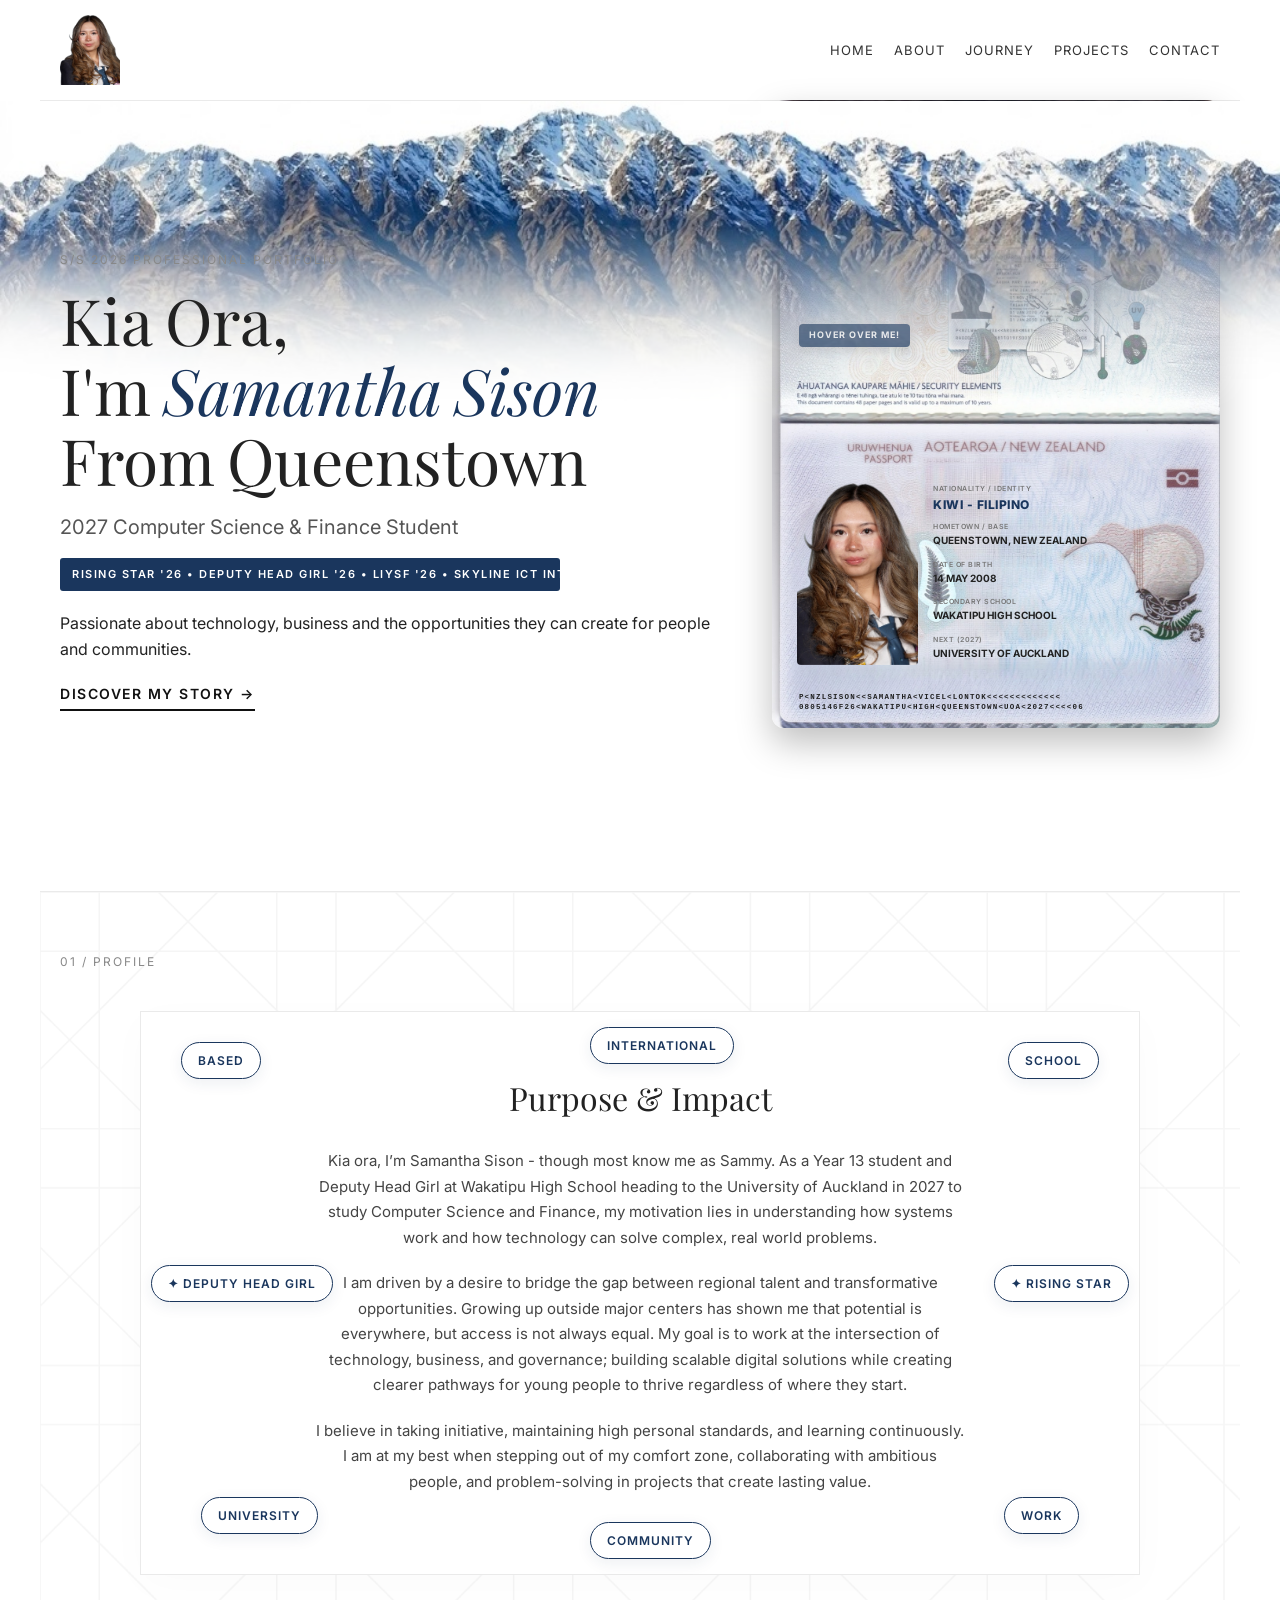
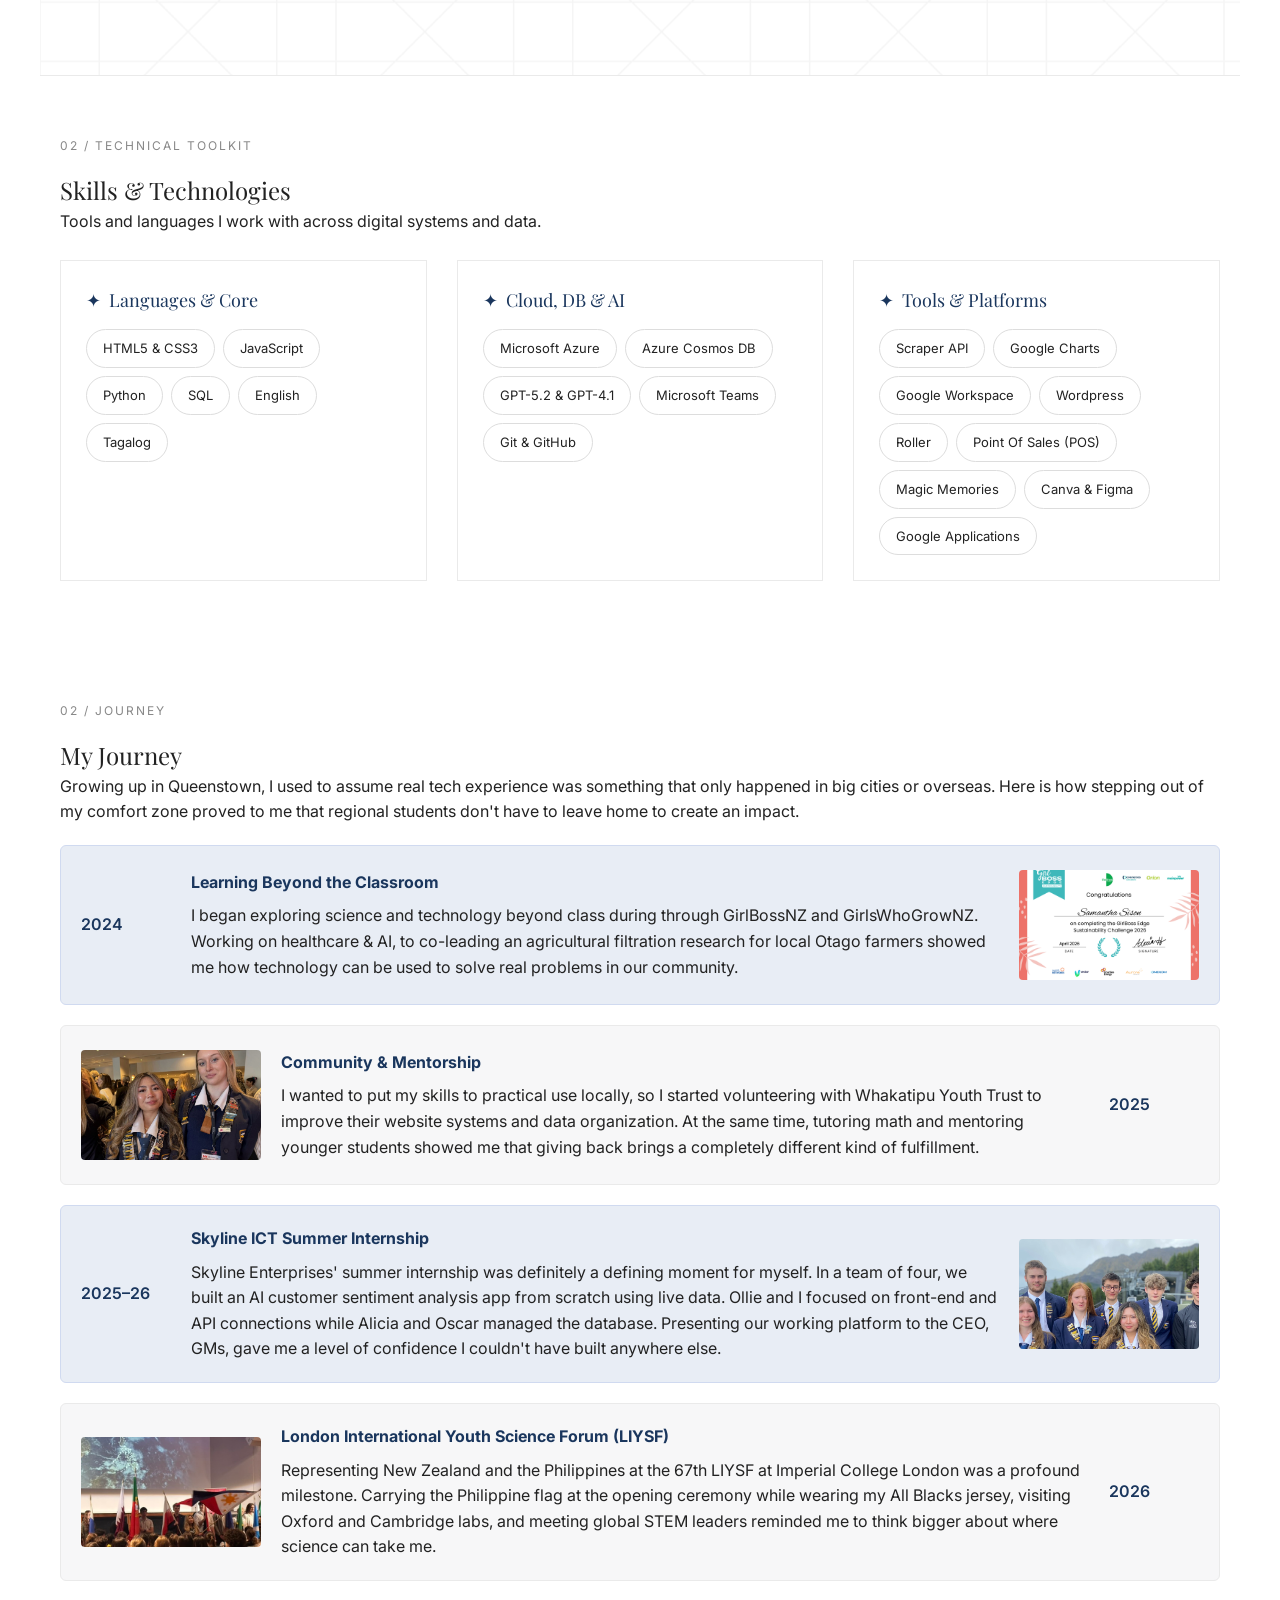
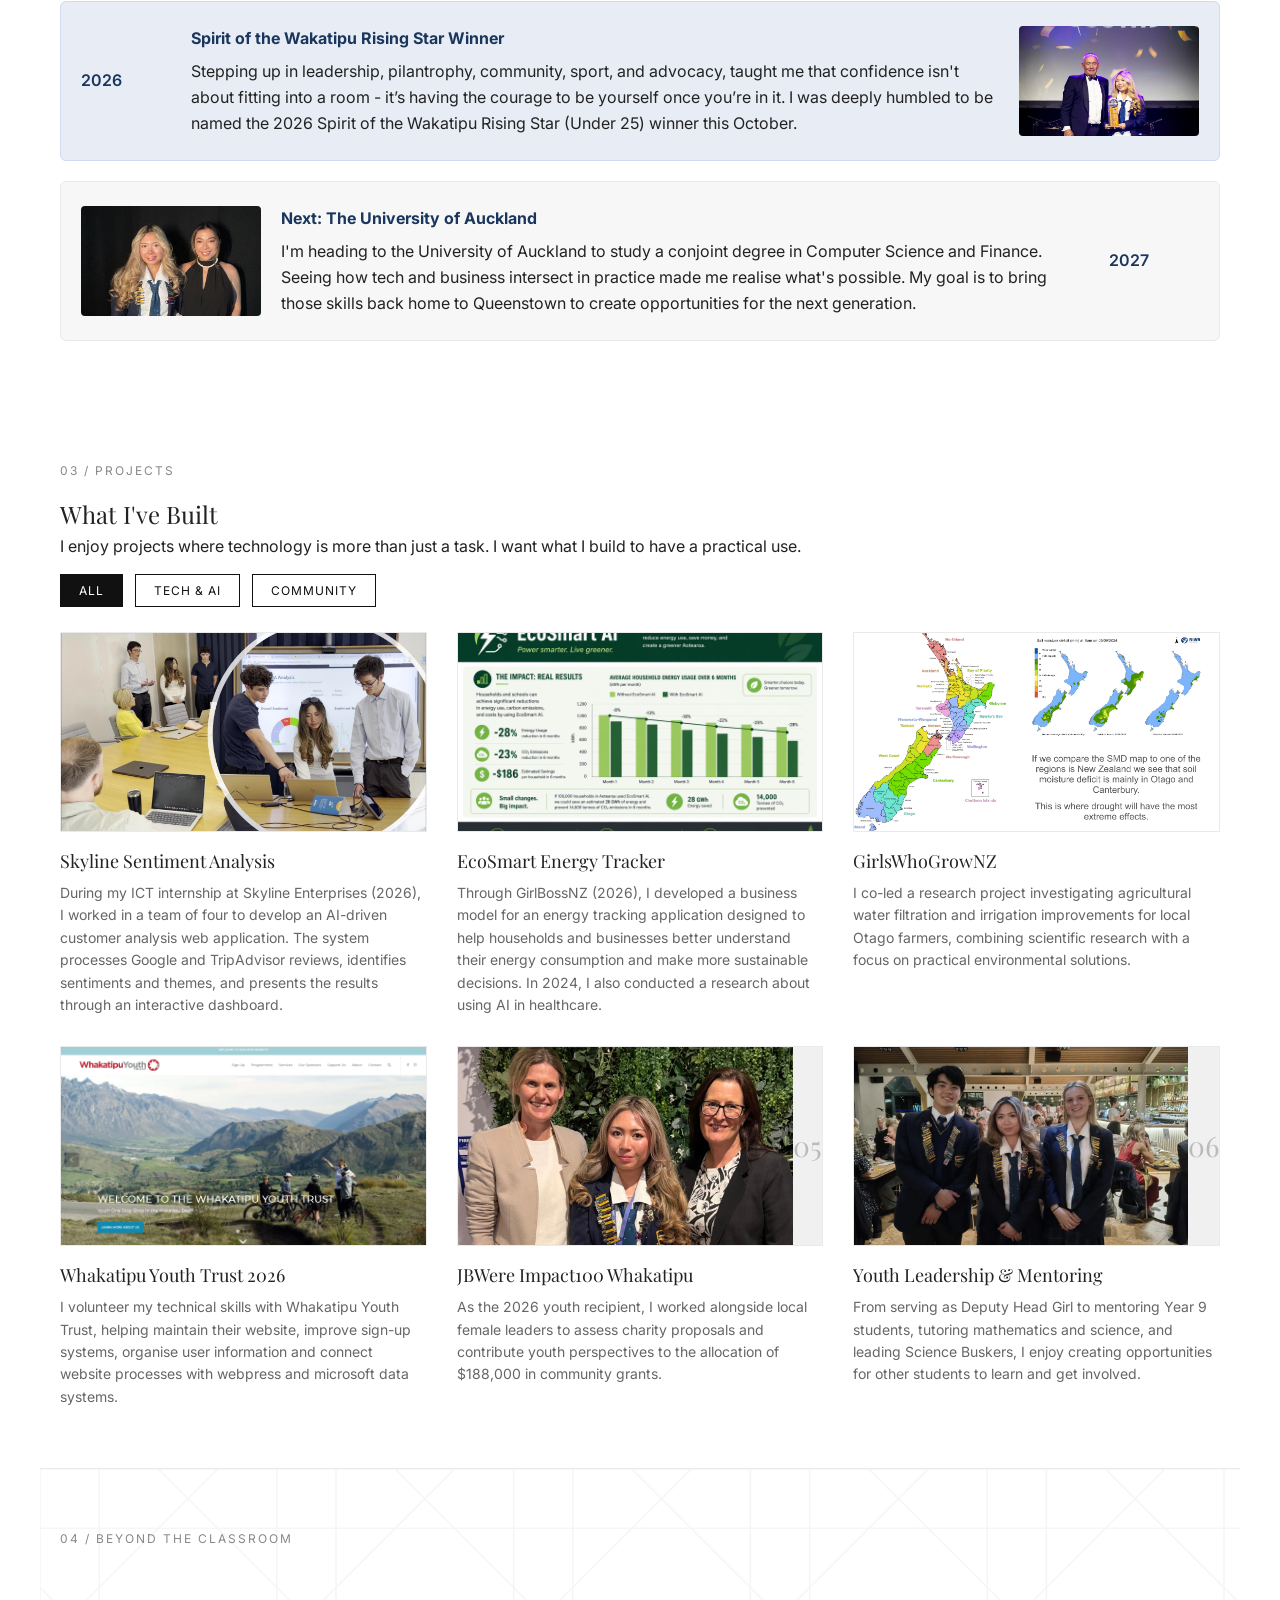
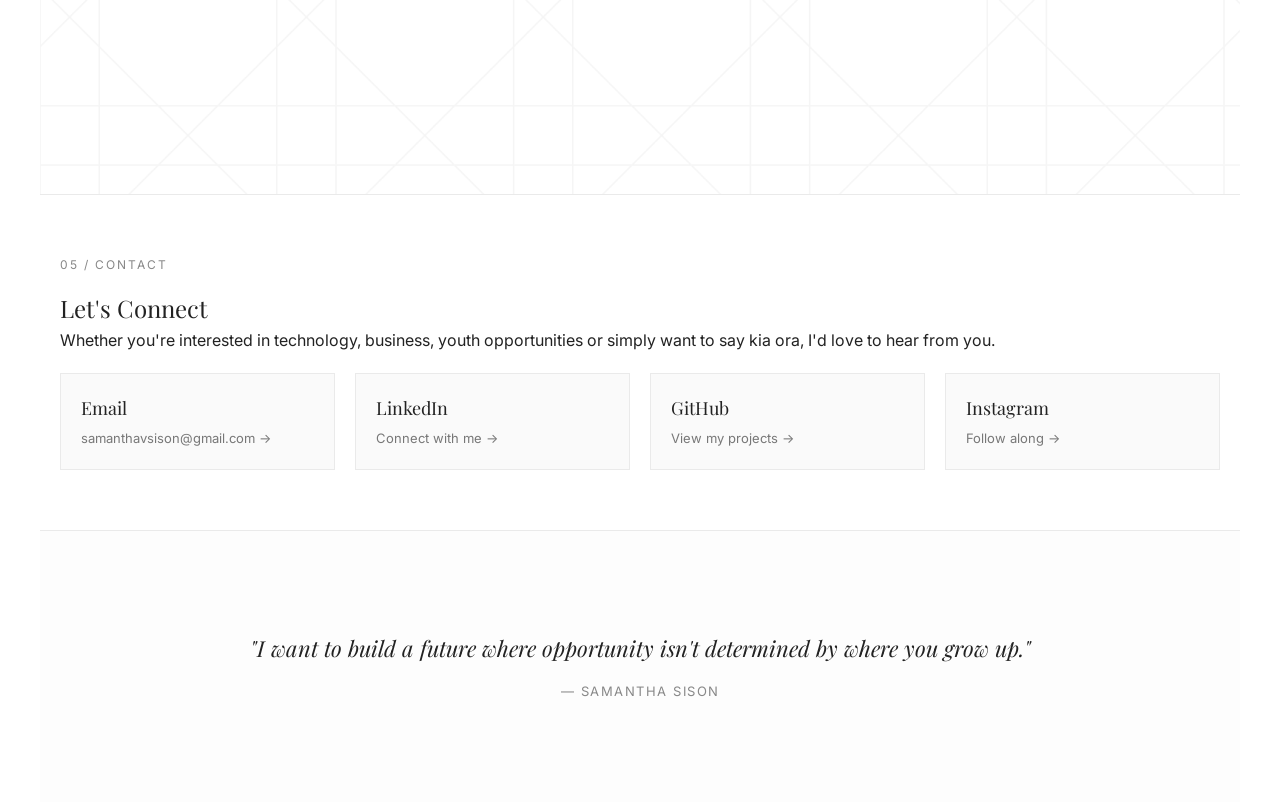
<file: index.html>
<!DOCTYPE html>
<html lang="en">
<head>
    <meta charset="UTF-8">
    <meta name="viewport" content="width=device-width, initial-scale=1.0">
    <title>Samantha Sison — Portfolio</title>

    <!-- Favicon -->
    <link rel="icon" type="image/png" href="assets/Y13photo-cut-out.png">
    
    <!-- Connect Google Fonts -->
    <link rel="preconnect" href="https://fonts.googleapis.com">
    <link rel="preconnect" href="https://fonts.gstatic.com" crossorigin>
    <link href="https://fonts.googleapis.com/css2?family=Inter:wght@300;400;500;600&family=Playfair+Display:ital,wght@0,400;0,600;1,400&display=swap" rel="stylesheet">

    <link rel="stylesheet" href="style.css">
</head>
 
<body>
    <div id="progress-bar"></div>

    <header>
        <div class="logo-area">
            <img src="assets/Y13photo-cut-out.png" alt="Samantha Sison Logo" class="logo">
        </div> 
        <nav>
            <ul>
                <li><a href="#hero">Home</a></li>
                <li><a href="#about">About</a></li>
                <li><a href="#journey">Journey</a></li>
                <li><a href="#projects">Projects</a></li>
                <li><a href="#contact">Contact</a></li>
            </ul>
        </nav>
    </header>

    <main>

        <section id="hero">
            <div class="hero-mountain-banner">
                <img src="assets/final-remarkables-mountain.jpg" alt="The Remarkables Mountain Range" class="mountain-img">
            </div>

            <div class="hero-content">
                <span class="section-tag">S/S 2026 PROFESSIONAL PORTFOLIO</span>

                <h1 class="hero-title" id="word-by-word-title">
                    Kia Ora,<br>
                    I'm <em>Samantha Sison</em><br>
                    From Queenstown
                </h1>

                <p class="hero-editorial-lead">2027 Computer Science & Finance Student</p>

                <!-- belt chain ticker -->
                <div class="hero-ticker-wrap">
                    <div class="hero-ticker-move">
                        <span>RISING STAR '26  •  DEPUTY HEAD GIRL '26  •  LIYSF '26  •  SKYLINE ICT INTERN '26  •</span>
                        <span>RISING STAR '26  •  DEPUTY HEAD GIRL '26  •  LIYSF '26  •  SKYLINE ICT INTERN '26  •</span>
                    </div>
                </div>

                <p class="hero-intro">
                    Passionate about technology, business and the opportunities they can create for people and communities.
                </p>

                <a href="#about" class="hero-link">
                    Discover My Story &rarr;
                </a>
            </div>

            <div class="hero-passport-card">
                <!-- pass template img -->
                <img src="assets/nzpassport-template.JPG" alt="NZ Passport Background" class="passport-bg-img">

                <!-- Hover Sheen -->
                <div class="passport-sheen"></div>

                <!-- HOVER  -->
                <div class="passport-hover-prompt">
                    <span>Hover Over Me! </span>
                </div>

                <!-- pass photo -->
                <div class="passport-photo-overlay">
                    <img src="assets/Y13photo-cut-out.png" alt="Samantha Sison Portrait">
                </div>

                <!-- PASSPORT FIELD -->
                <div class="passport-field-block field-nationality">
                    <span class="p-label">NATIONALITY / IDENTITY</span>
                    <span class="p-val-main">KIWI - FILIPINO</span>
                </div>

                <div class="passport-field-block field-based">
                    <span class="p-label">HOMETOWN / BASE</span>
                    <span class="p-val">QUEENSTOWN, NEW ZEALAND</span>
                </div>

                <div class="passport-field-block field-dob">
                    <span class="p-label">DATE OF BIRTH</span>
                    <span class="p-val">14 MAY 2008</span>
                </div>

                <div class="passport-field-block field-school">
                    <span class="p-label">SECONDARY SCHOOL</span>
                    <span class="p-val">WAKATIPU HIGH SCHOOL</span>
                </div>

                <div class="passport-field-block field-uni">
                    <span class="p-label">NEXT (2027)</span>
                    <span class="p-val">UNIVERSITY OF AUCKLAND</span>
                </div>

                <!--  MRZ CODE  -->
                <div class="passport-mrz-overlay">
                    <code>P&lt;NZLSISON&lt;&lt;SAMANTHA&lt;VICEL&lt;LONTOK&lt;&lt;&lt;&lt;&lt;&lt;&lt;&lt;&lt;&lt;&lt;&lt;&lt;</code>
                    <code>0805146F26&lt;WAKATIPU&lt;HIGH&lt;QUEENSTOWN&lt;UOA&lt;2027&lt;&lt;&lt;&lt;06</code>
                </div>
            </div>
        </section>

        
        <!-- section alternate = have the geometric background design. can apply to anything -->
        <section id="about" class="section-about section-alternate">
            <span class="section-tag">01 / Profile</span>

            <div class="about-orbital-container reveal">
                
                <!-- floating at a glance  -->
                <div class="orbital-badge-wrap badge-1">
                    <span class="orbital-pill">Based <span class="orbital-tooltip">Queenstown, New Zealand</span></span>
                </div>
                <div class="orbital-badge-wrap badge-2">
                    <span class="orbital-pill">School <span class="orbital-tooltip">Wakatipu High School</span></span>
                </div>
                <div class="orbital-badge-wrap badge-3">
                    <span class="orbital-pill">✦ Deputy Head Girl <span class="orbital-tooltip">2026 Role</span></span>
                </div>
                <div class="orbital-badge-wrap badge-4">
                    <span class="orbital-pill">✦ Rising Star <span class="orbital-tooltip">2026 Spirit of the Wakatipu Award</span></span>
                </div>
                <div class="orbital-badge-wrap badge-5">
                    <span class="orbital-pill">University <span class="orbital-tooltip">2027 Computer Science + Finance at UoA</span></span>
                </div>
                <div class="orbital-badge-wrap badge-6">
                    <span class="orbital-pill">Work <span class="orbital-tooltip">Skyline Enterprises ICT Intern</span></span>
                </div>
                <div class="orbital-badge-wrap badge-7">
                    <span class="orbital-pill">International <span class="orbital-tooltip">LIYSF Presenter at Imperial College London</span></span>
                </div>
                <div class="orbital-badge-wrap badge-8">
                    <span class="orbital-pill">Community <span class="orbital-tooltip">Mentoring, volunteering & youth advocacy</span></span>
                </div>

                <!-- Central Purpose & Impact Text -->
                <div class="about-center-txt">
                    <h2>Purpose & Impact</h2>

                    <p>
                        Kia ora, I’m Samantha Sison - though most know me as Sammy. As a Year 13 student 
                        and Deputy Head Girl at Wakatipu High School heading to the University of Auckland 
                        in 2027 to study Computer Science and Finance, my motivation lies in understanding 
                        how systems work and how technology can solve complex, real world problems.
                    </p>

                    <p>
                        I am driven by a desire to bridge the gap between regional talent and transformative 
                        opportunities. Growing up outside major centers has shown me that potential 
                        is everywhere, but access is not always equal. My goal is to work at the 
                        intersection of technology, business, and governance; building scalable digital solutions 
                        while creating clearer pathways for young people to thrive regardless of where they start.
                    </p>

                    <p>
                        I believe in taking initiative, maintaining high personal standards, and learning 
                        continuously. I am at my best when stepping out of my comfort zone, collaborating 
                        with ambitious people, and problem-solving in projects that create lasting value.
                    </p>
                </div>

            </div>
        </section>
        <section id="skills" class="section-skills">
            <span class="section-tag">02 / Technical Toolkit</span>
            <h2>Skills & Technologies</h2>
            <p class="section-intro">Tools and languages I work with across digital systems and data.</p>

            <div class="skills-grid">
                <div class="skill-category reveal">
                    <h3><span class="sparkle">✦</span> Languages & Core</h3>
                    <div class="skill-badges">
                        <span class="skill-pill">HTML5 & CSS3 <span class="skill-tooltip">Used in web development & throughout NCEA L1-3</span></span>
                        <span class="skill-pill">JavaScript <span class="skill-tooltip">DOM manipulation, animations & filtering</span></span>
                        <span class="skill-pill">Python <span class="skill-tooltip">Used in web development, database integraiton, & throughout NCEA L1-3</span></span>
                        <span class="skill-pill">SQL <span class="skill-tooltip">Basic database queries</span></span>
                        <span class="skill-pill">English <span class="skill-tooltip">Fluent spoken & written communication</span></span>
                        <span class="skill-pill">Tagalog <span class="skill-tooltip">Fluent spoken</span></span>
                    </div>
                </div>

                <div class="skill-category reveal">
                    <h3><span class="sparkle">✦</span> Cloud, DB & AI</h3>
                    <div class="skill-badges">
                        <span class="skill-pill">Microsoft Azure <span class="skill-tooltip">Azure DB & Blob Storage during Skyline ICT Internship</span></span>
                        <span class="skill-pill">Azure Cosmos DB <span class="skill-tooltip">NoSQL database management</span></span>
                        <span class="skill-pill">GPT-5.2 & GPT-4.1 <span class="skill-tooltip">AI integrations & agent workflows</span></span>
                        <span class="skill-pill">Microsoft Teams <span class="skill-tooltip">Work responsibility, communication, and organisation at Skyline 2022-2026</span></span>
                        <span class="skill-pill">Git & GitHub <span class="skill-tooltip">Version control & deployment</span></span>
                    </div>
                </div>

                <div class="skill-category reveal">
                    <h3><span class="sparkle">✦</span> Tools & Platforms</h3>
                    <div class="skill-badges">
                        <span class="skill-pill">Scraper API <span class="skill-tooltip">Web scraping & data extraction</span></span>
                        <span class="skill-pill">Google Charts <span class="skill-tooltip">Data visualization & dashboards</span></span>
                        <span class="skill-pill">Google Workspace <span class="skill-tooltip">Data management with Whakatipu Youth Trust</span></span>
                        <span class="skill-pill">Wordpress <span class="skill-tooltip">Website frontend management with Whakatipu Youth Trust</span></span>
                        <span class="skill-pill">Roller <span class="skill-tooltip">Workflow & booking systems</span></span>
                        <span class="skill-pill">Point Of Sales (POS) <span class="skill-tooltip">Retail systems</span></span>
                        <span class="skill-pill">Magic Memories <span class="skill-tooltip">Photo Booking & Printing System</span></span>
                        <span class="skill-pill">Canva & Figma <span class="skill-tooltip">Design & presentation tools</span></span>
                        <span class="skill-pill">Google Applications <span class="skill-tooltip">Sheets, Drive, Forms, Sites, Docs, Slides, Calendar, Meet</span></span>
                    </div>
                </div>
            </div>
        </section>

       <section id="journey" class="section-journey">
            <span class="section-tag">02 / Journey</span>

            <h2>My Journey</h2>

            <p class="section-intro">
                Growing up in Queenstown, I used to assume real tech experience was something that only happened in big cities or overseas. Here is how stepping out of my comfort zone proved to me that regional students don't have to leave home to create an impact.
            </p>

            <div class="timeline">

                <!-- Blue Card -->
                <div class="timeline-element blue-card reveal">
                    <div class="time-year">2024</div>

                    <div class="time-content">
                        <h4>Learning Beyond the Classroom</h4>

                        <p>
                            I began exploring science and technology beyond class during through GirlBossNZ and GirlsWhoGrowNZ. Working on healthcare & AI, to co-leading an agricultural filtration research for local Otago farmers showed me how technology can be used to solve real problems in our community.
                        </p>
                    </div>

                    <div class="time-image">
                        <img src="assets/Samantha Sison Girlboss Edge Certificate (Sustainability 2026).pdf.png" alt="2024 Learning Journey">
                    </div>
                </div>


                <!-- Grey Card  -->
                <div class="timeline-element grey-card reveal">
                    <div class="time-image">
                        <img src="assets/WiB-sammy&nicole.jpeg" alt="2025 Community Work">
                    </div>

                    <div class="time-content">
                        <h4>Community & Mentorship</h4>

                        <p>
                            I wanted to put my skills to practical use locally, so I started volunteering with Whakatipu Youth Trust to improve their website systems and data organization. At the same time, tutoring math and mentoring younger students showed me that giving back brings a completely different kind of fulfillment.
                        </p>
                    </div>

                    <div class="time-year">2025</div>
                </div>


                <!-- Blue Card -->
                <div class="timeline-element blue-card reveal">
                    <div class="time-year">2025–26</div>

                    <div class="time-content">
                        <h4>Skyline ICT Summer Internship</h4>

                        <p>
                            Skyline Enterprises' summer internship was definitely a defining moment for myself. In a team of four, we built an AI customer sentiment analysis app from scratch using live data. Ollie and I focused on front-end and API connections while Alicia and Oscar managed the database. Presenting our working platform to the CEO, GMs, gave me a level of confidence I couldn't have built anywhere else.
                        </p>
                    </div>

                    <div class="time-image">
                        <img src="assets/newspaper_interns.webp" alt="Skyline ICT Internship">
                    </div>
                </div>


                <!-- Grey Card -->
                <div class="timeline-element grey-card reveal">
                    <div class="time-image">
                        <img src="assets/liysf-flag.jpeg" alt="LIYSF London 2026">
                    </div>

                    <div class="time-content">
                        <h4>London International Youth Science Forum (LIYSF)</h4>

                        <p>
                            Representing New Zealand and the Philippines at the 67th LIYSF at Imperial College London was a profound milestone. Carrying the Philippine flag at the opening ceremony while wearing my All Blacks jersey, visiting Oxford and Cambridge labs, and meeting global STEM leaders reminded me to think bigger about where science can take me.
                        </p>
                    </div>

                    <div class="time-year">2026</div>
                </div>


                <!-- Blue Card -->
                <div class="timeline-element blue-card reveal">
                    <div class="time-year">2026</div>

                    <div class="time-content">
                        <h4>Spirit of the Wakatipu Rising Star Winner</h4>

                        <p>
                            Stepping up in leadership, pilantrophy, community, sport, and advocacy, taught me that confidence isn't about fitting into a room - it’s having the courage to be yourself once you’re in it. I was deeply humbled to be named the 2026 Spirit of the Wakatipu Rising Star (Under 25) winner this October.
                        </p>
                    </div>

                    <div class="time-image">
                        <img src="assets/spirit_of_wakatipu_risingstarwin.jpg" alt="Spirit of Wakatipu Award">
                    </div>
                </div>


                <!-- Grey Card -->
                <div class="timeline-element grey-card reveal">
                    <div class="time-image">
                        <img src="assets/spirit_of_the_Wakatipu_gala_photobooth.jpg" alt="University of Auckland Next Steps">
                    </div>

                    <div class="time-content">
                        <h4>Next: The University of Auckland</h4>

                        <p>
                            I'm heading to the University of Auckland to study a conjoint degree in Computer Science and Finance. Seeing how tech and business intersect in practice made me realise what's possible. My goal is to bring those skills back home to Queenstown to create opportunities for the next generation.
                        </p>
                    </div>

                    <div class="time-year">2027</div>
                </div>

            </div>
        </section>

        
       <section id="projects" class="section-proj">

            <span class="section-tag">03 / Projects</span>

            <h2>What I've Built</h2>

            <p class="section-intro">
                I enjoy projects where technology is more than just a task.
                I want what I build to have a practical use.
            </p>

            <div class="filter-container">
                <button class="filter-btn active" onclick="filterProjects('all')">All</button>
                <button class="filter-btn" onclick="filterProjects('tech')">Tech & AI</button>
                <button class="filter-btn" onclick="filterProjects('community')">Community</button>
            </div>


            <div class="proj-cards">
                <!-- SKYLINE -->
                <div class="proj-card reveal" data-category="tech">
                    <div class="proj-img">
                        <!-- i removed the link that led to the skyline dashboard because this is privilaged confidential business information. based on the legalities of the concluded sentiments and therefore data. -->
                         <a href="https://skylineenterprises.co.nz/" target="_blank">
                            <img src="assets/skyline-internship.png"
                                alt="Skyline Sentiment Analysis Web Application">
                            <div class="proj-hover-overlay">
                                <span>Click to arrive to Skyline Enterprises &rarr;</span>
                            </div>
                        </a>
                    </div>

                    <h3 class="proj-name">
                        Skyline Sentiment Analysis 
                    </h3>

                    <p class="proj-desc">
                        During my ICT internship at Skyline Enterprises (2026), I worked in a
                        team of four to develop an AI-driven customer analysis
                        web application. The system processes Google and TripAdvisor
                        reviews, identifies sentiments and themes, and presents the
                        results through an interactive dashboard.
                    </p>
                </div>

                <!-- ECOSMART -->
                <div class="proj-card reveal" data-category="tech">
                    <div class="proj-img">
                        <a href="https://www.girlboss.nz/" target="_blank">
                            <img src="assets/EcoSmartAIgraph.png"
                                alt="EcoSmart Energy Tracker concept">
                            <div class="proj-hover-overlay">
                                <span>Click to arrive to GirlBoss NZ &rarr;</span>
                            </div>
                        </a>
                    </div>

                    <h3 class="proj-name">
                        EcoSmart Energy Tracker
                    </h3>

                    <p class="proj-desc">
                        Through GirlBossNZ (2026), I developed a business model for an
                        energy tracking application designed to help households and
                        businesses better understand their energy consumption and
                        make more sustainable decisions. In 2024, I also conducted a research about using AI in healthcare.
                    </p>
                </div>

                <!-- GIRLSWHO GROW -->
                <div class="proj-card reveal" data-category="tech">
                    <div class="proj-img">
                        <a href="https://girlswhogrow.co.nz/" target="_blank">
                            <img 
                                src="assets/Girls_who_grow.png"
                                alt="GirlsWhoGrowNZ project"
                            >
                            <div class="proj-hover-overlay">
                                <span>Click to arrive to GirlsWhoGrow &rarr;</span>
                            </div>
                        </a>
                    </div>

                    <h3 class="proj-name">
                        GirlsWhoGrowNZ
                    </h3>

                    <p class="proj-desc">
                        I co-led a research project investigating agricultural water
                        filtration and irrigation improvements for local Otago farmers,
                        combining scientific research with a focus on practical
                        environmental solutions.
                    </p>
                </div>

                <!-- WYT -->
                <div class="proj-card reveal" data-category="community">
                    <div class="proj-img">
                        <a href="https://whakatipuyouthtrust.org.nz/" target="_blank">
                            <img src="assets/WYT.png"
                            alt="Whakatipu Youth Trust">
                            <div class="proj-hover-overlay">
                                <span>Click to arrive to Whakatipu Youth Trust &rarr;</span>
                            </div>
                        </a>
                    </div>

                    <h3 class="proj-name">
                        Whakatipu Youth Trust 2026
                    </h3>

                    <p class="proj-desc">
                        I volunteer my technical skills with Whakatipu Youth Trust,
                        helping maintain their website, improve sign-up systems,
                        organise user information and connect website processes
                        with webpress and microsoft data systems.
                    </p>
                </div>

                <!-- IMPACT100 -->
                <div class="proj-card reveal" data-category="community">
                    <div class="proj-img">
                        <a href="https://www.impact100whakatipu.org/" target="_blank">
                            <img src="assets/final-impact100.jpg"
                            alt="Impact100 Whakatipu">
                            <div class="proj-hover-overlay">
                                <span>Click to arrive to Impact100 Whakatipu &rarr;</span>
                            </div>
                        </a>
                        <div class="proj-num">05</div>
                    </div>

                    <h3 class="proj-name">
                        JBWere Impact100 Whakatipu
                    </h3>

                    <p class="proj-desc">
                        As the 2026 youth recipient, I worked alongside local female
                        leaders to assess charity proposals and contribute youth
                        perspectives to the allocation of $188,000 in community grants.
                    </p>
                </div>

                <!-- LEADERSHIP -->
                <div class="proj-card reveal" data-category="community">
                    <div class="proj-img">
                        <a href="https://www.wakatipu.school.nz/" target="_blank">
                            <img src="assets/winter_gala_head_students_whsfoundation.png"
                            alt="WHSfoundation winter gala">
                            <div class="proj-hover-overlay">
                                <span>Click to arrive to Wakatipu High School &rarr;</span>
                            </div>
                        </a>
                        <div class="proj-num">06</div>
                    </div>

                    <h3 class="proj-name">
                        Youth Leadership & Mentoring
                    </h3>

                    <p class="proj-desc">
                        From serving as Deputy Head Girl to mentoring Year 9 students,
                        tutoring mathematics and science, and leading Science Buskers,
                        I enjoy creating opportunities for other students to learn
                        and get involved.
                    </p>
                </div>
            </div>
        </section>

        <section id="interests" class="section-about section-alternate">
            <span class="section-tag">04 / Beyond the Classroom</span>
            <div class="about">
                <div class="about-txt reveal">
                    <h2>Outside the résumé</h2>

                    <p>
                        I strive to build an all rounded character and lifestyle. Some of my favourite experiences happen outdoors around Queenstown: skiing, hiking, and staying active.
                    </p>

                    <p>
                        I also have a creative side: school musicals, hair and backstage makeup, photography, cooking, painting, designing, and finding little ways to romanticise ordinary days.
                    </p>
                </div>

                <div class="contribution reveal">
                    <h3>Click to filter vibe</h3>

                    <div class="hobby-tags">
                        <span class="hobby-tag" onclick="alert('Fresh powder on the Remarkables!')">Skiing & Hiking</span>
                        <span class="hobby-tag" onclick="alert('Always experimenting with new recipes.')">Cooking</span>
                        <span class="hobby-tag" onclick="alert ('capturing moments around the world')">Photography</span>
                        <span class="hobby-tag" onclick="alert('Always reading a good book.')">Reading</span>
                        <span class="hobby-tag" onclick="alert('Curating playlists daily.')">Music</span>
                        <span class="hobby-tag" onclick="alert('Exploring new cultures and cities.')">Travel</span>
                    </div>
                </div>
            </div>
        </section>

        <section id="contact" class="section-contact">
            <span class="section-tag">05 / Contact</span>
            <h2>Let's Connect</h2>

            <p class="section-intro">
                Whether you're interested in technology, business, youth opportunities
                or simply want to say kia ora, I'd love to hear from you.
            </p>

            <div class="contacts-container">
                <a href="mailto:samanthavsison@gmail.com"
                    class="contact-card">
                    <h3>Email</h3>
                    <p>samanthavsison@gmail.com &rarr;</p>
                </a>

                <a href="https://www.linkedin.com/in/samantha-sison-a7878031a"
                    target="_blank"
                    class="contact-card">
                    <h3>LinkedIn</h3>
                    <p>Connect with me &rarr;</p>
                </a>

                <a href="https://github.com/22ssison"
                    target="_blank"
                    class="contact-card">
                    <h3>GitHub</h3>
                    <p>View my projects &rarr;</p>
                </a>

                <a href="https://www.instagram.com/samanthassison"
                    target="_blank"
                    class="contact-card">
                    <h3>Instagram</h3>
                    <p>Follow along &rarr;</p>
                </a>
            </div>
        </section>

        <section id="quote" class="section-quote">
            <div class="quote-container">
                <p class="txt">"I want to build a future where opportunity isn't determined by where you grow up."</p>
                <p class="sub-txt">— Samantha Sison</p>
            </div>
        </section>

    </main>

    <script src="script.js"></script>
</body>
</html>
</file>
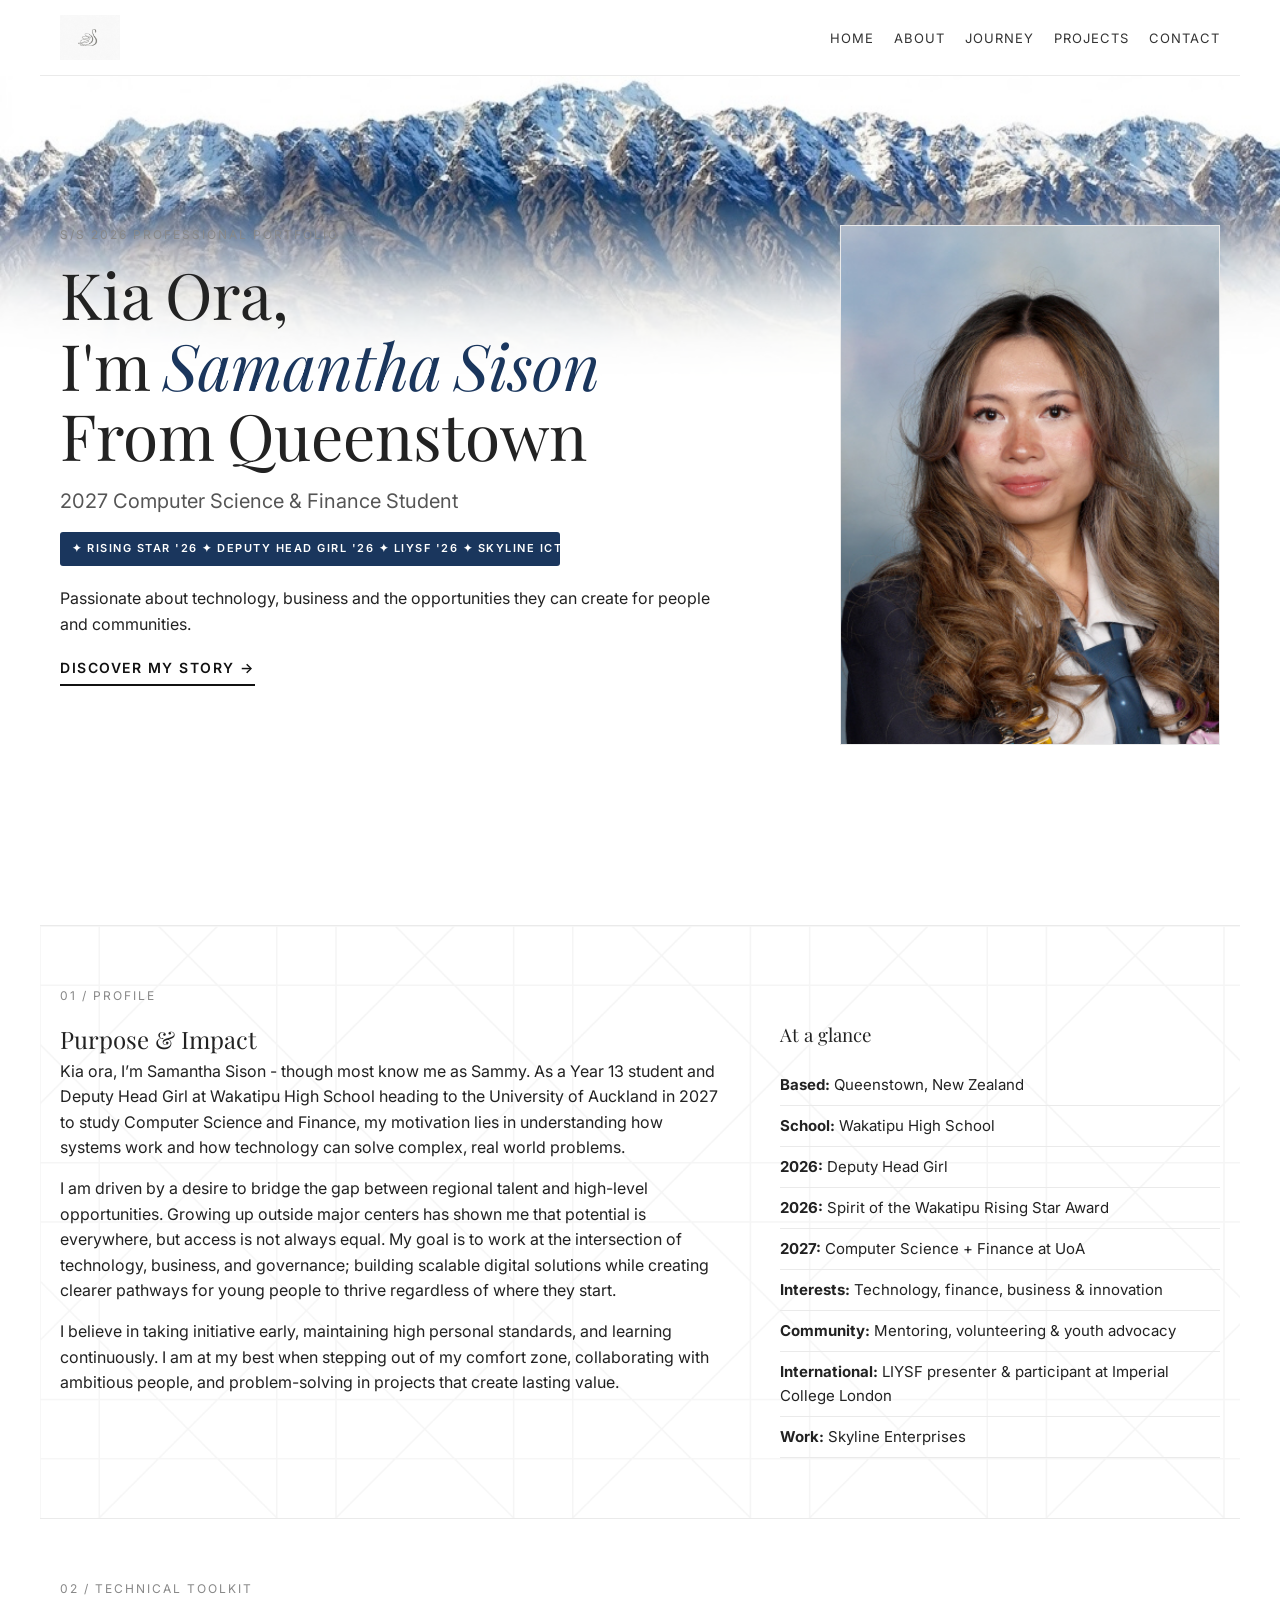
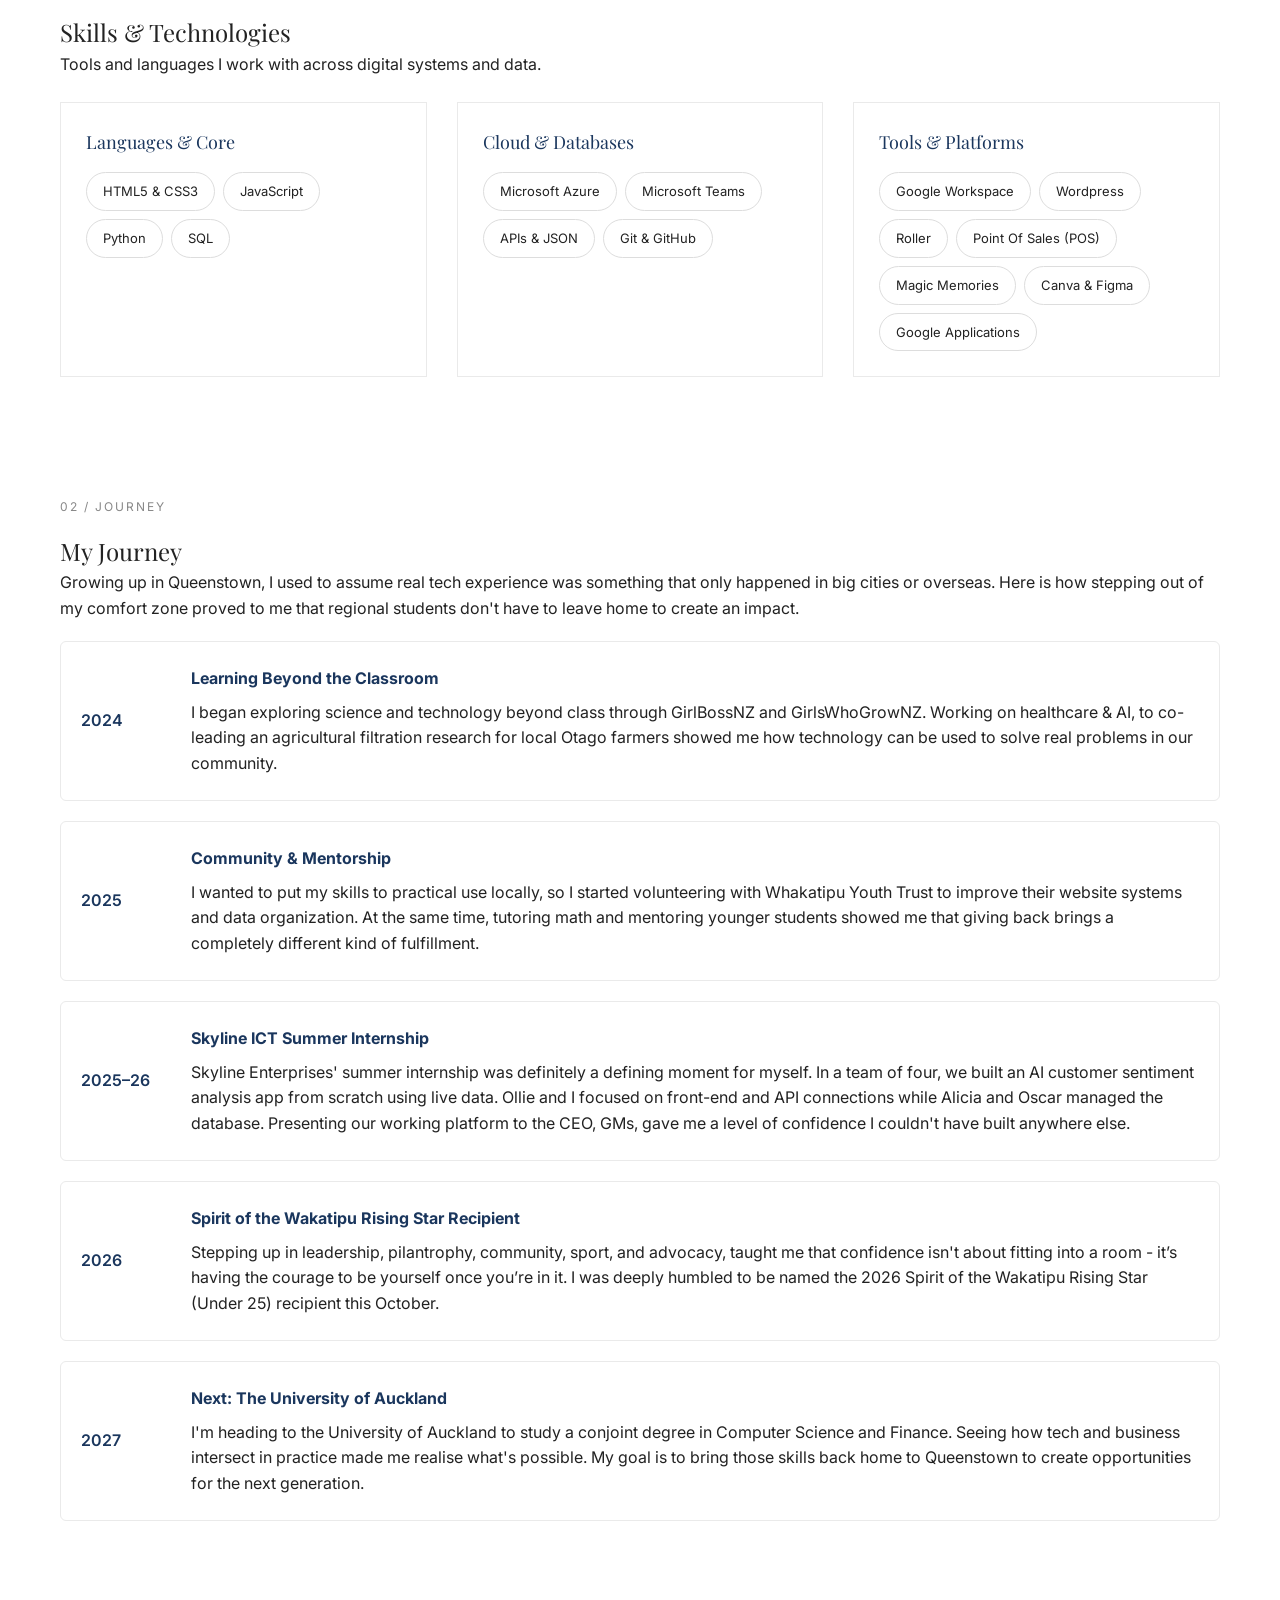
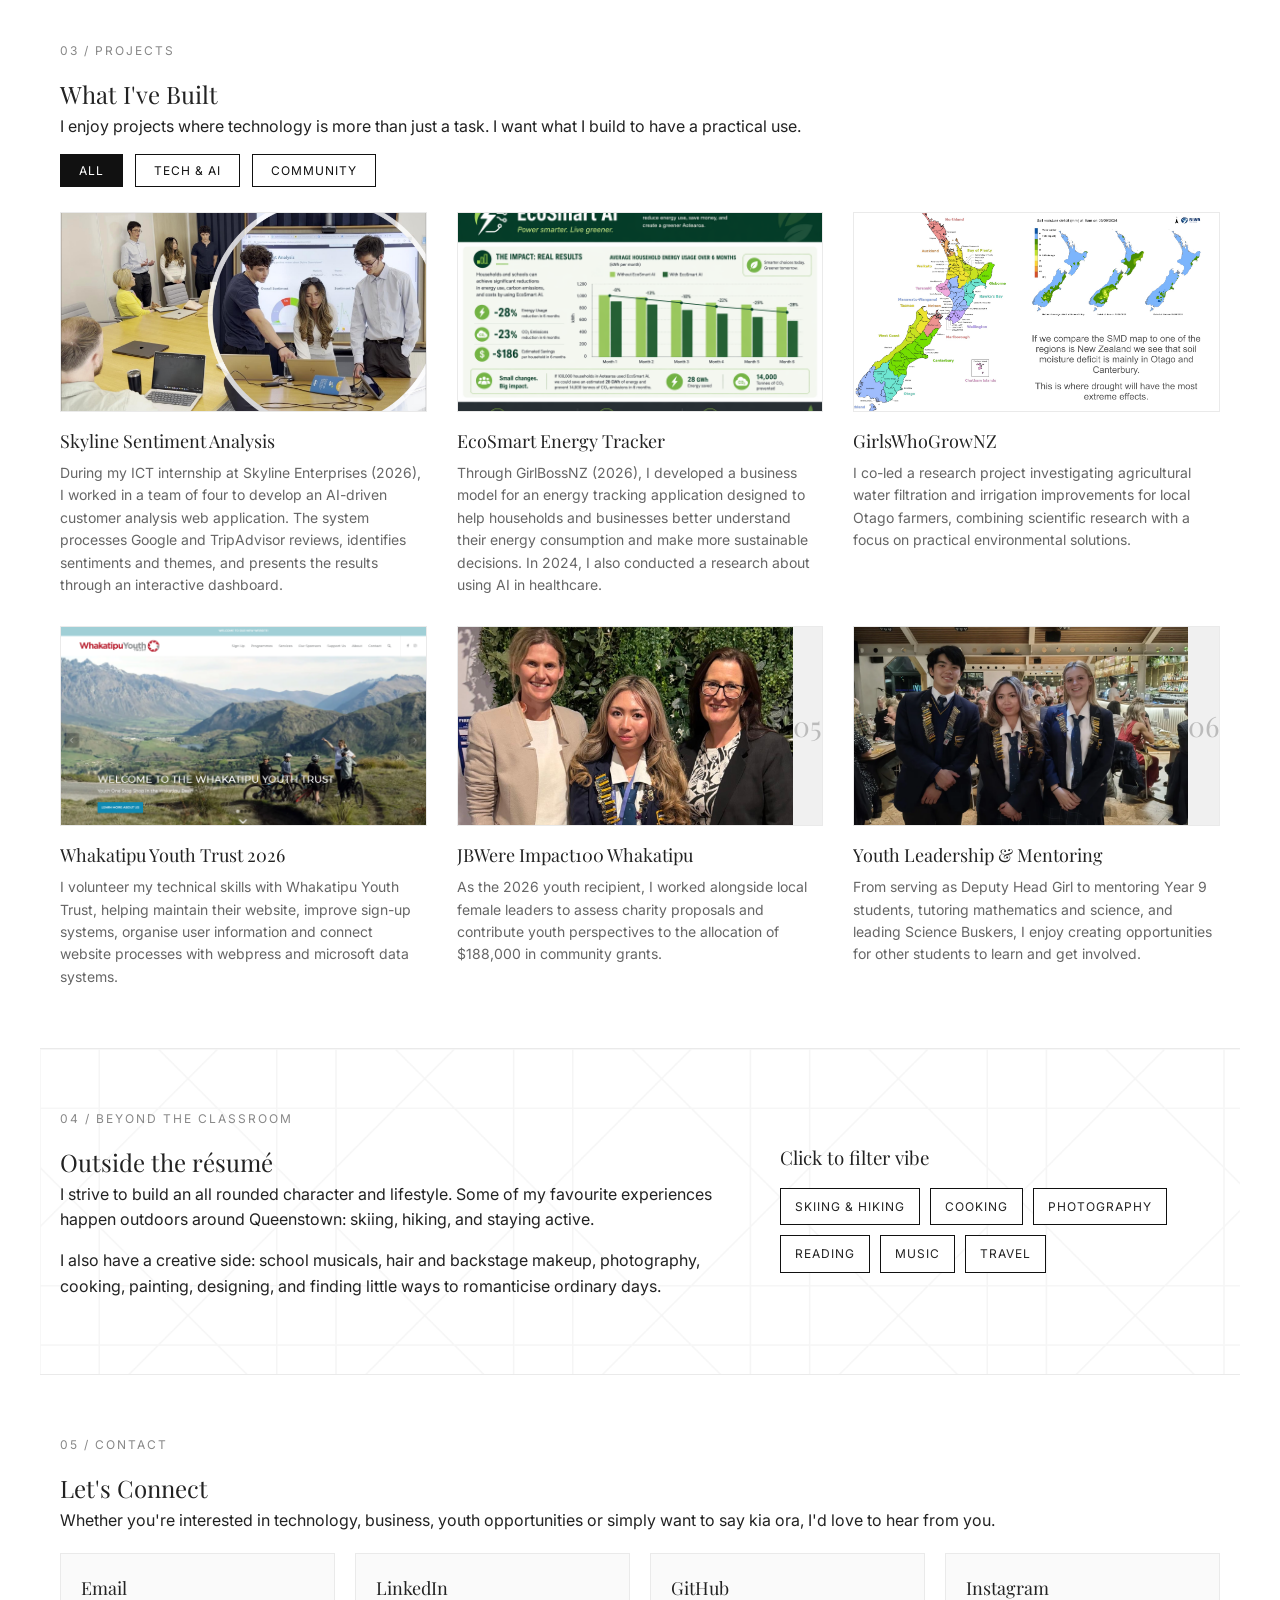
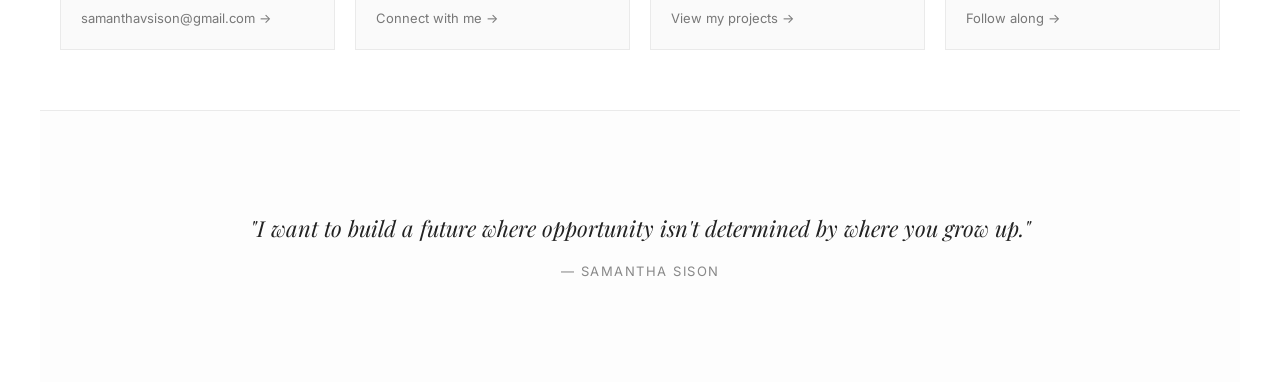
<file: notes.html>
<!DOCTYPE html>
<html lang="en">
<head>
    <meta charset="UTF-8">
    <meta name="viewport" content="width=device-width, initial-scale=1.0">
    <title>Samantha Sison — Portfolio</title>
    
    <!-- Connect Google Fonts -->
    <link rel="preconnect" href="https://fonts.googleapis.com">
    <link rel="preconnect" href="https://fonts.gstatic.com" crossorigin>
    <link href="https://fonts.googleapis.com/css2?family=Inter:wght@300;400;500;600&family=Playfair+Display:ital,wght@0,400;0,600;1,400&display=swap" rel="stylesheet">

    <link rel="stylesheet" href="style.css">
</head>

<body>
    <div id="progress-bar"></div>

    <header>
        <div class="logo-area">
            <img src="assets/portfolio-web-logo.jpg" alt="Samantha Sison Logo" class="logo">
        </div> 
        <nav>
            <ul>
                <li><a href="#hero">Home</a></li>
                <li><a href="#about">About</a></li>
                <li><a href="#journey">Journey</a></li>
                <li><a href="#projects">Projects</a></li>
                <li><a href="#contact">Contact</a></li>
            </ul>
        </nav>
    </header>

    <main>

        <section id="hero">
            <div class="hero-mountain-banner">
                <img src="assets/final-remarkables-mountain.jpg" alt="The Remarkables Mountain Range" class="mountain-img">
            </div>

            <div class="hero-content">
                <span class="section-tag">S/S 2026 PROFESSIONAL PORTFOLIO</span>

                <h1 class="hero-title" id="word-by-word-title">
                    Kia Ora,<br>
                    I'm <em>Samantha Sison</em><br>
                    From Queenstown
                </h1>

                <p class="hero-editorial-lead">2027 Computer Science & Finance Student</p>

                <!-- hero ticker belt chain -->
                <div class="hero-ticker-wrap">
                    <div class="hero-ticker-move">
                        <span>✦ RISING STAR '26 ✦ DEPUTY HEAD GIRL '26 ✦ LIYSF '26 ✦ SKYLINE ICT INTERN '26 ✦</span>
                        <span>✦ RISING STAR '26 ✦ DEPUTY HEAD GIRL '26 ✦ LIYSF '26 ✦ SKYLINE ICT INTERN '26 ✦</span>
                    </div>
                </div>

                <p class="hero-intro">
                    Passionate about technology, business and the opportunities they can create for people and communities.
                </p>

                <a href="#about" class="hero-link">
                    Discover My Story &rarr;
                </a>
            </div>

            <div class="hero-image-wrapper">
                <img src="assets/y13photo.jpeg" alt="Samantha Sison" class="hero-img">
            </div>
        </section>

        
        <!-- section alternate = have the geometric background design. can apply to anything -->
        <section id="about" class="section-about section-alternate">
            <span class="section-tag">01 / Profile</span>

            <div class="about">
                <div class="about-txt reveal">
                    <h2>Purpose & Impact</h2>

                <p>
                    Kia ora, I’m Samantha Sison - though most know me as Sammy. As a Year 13 student 
                    and Deputy Head Girl at Wakatipu High School heading to the University of Auckland 
                    in 2027 to study Computer Science and Finance, my motivation lies in understanding 
                    how systems work and how technology can solve complex, real world problems.
                </p>

                <p>
                    I am driven by a desire to bridge the gap between regional talent and high-level 
                    opportunities. Growing up outside major centers has shown me that potential 
                    is everywhere, but access is not always equal. My goal is to work at the 
                    intersection of technology, business, and governance; building scalable digital solutions 
                    while creating clearer pathways for young people to thrive regardless of where they start.
                </p>

                <p>
                    I believe in taking initiative early, maintaining high personal standards, and learning 
                    continuously. I am at my best when stepping out of my comfort zone, collaborating 
                    with ambitious people, and problem-solving in projects that create lasting value.
                </p>
                </div>

                <div class="contribution reveal">
                    <h3>At a glance</h3>

                    <ul class="contribution-list">
                        <li><strong>Based:</strong> Queenstown, New Zealand</li>
                        <li><strong>School:</strong> Wakatipu High School</li>
                        <li><strong>2026:</strong> Deputy Head Girl</li>
                        <li><strong>2026:</strong> Spirit of the Wakatipu Rising Star Award</li>
                        <li><strong>2027:</strong> Computer Science + Finance at UoA</li>
                        <li><strong>Interests:</strong> Technology, finance, business & innovation</li>
                        <li><strong>Community:</strong> Mentoring, volunteering & youth advocacy</li>
                        <li><strong>International:</strong> LIYSF presenter & participant at Imperial College London</li>
                        <li><strong>Work:</strong> Skyline Enterprises</li>
                    </ul>
                </div>
            </div>
        </section>

        <section id="skills" class="section-skills">
            <span class="section-tag">02 / Technical Toolkit</span>
            <h2>Skills & Technologies</h2>
            <p class="section-intro">Tools and languages I work with across digital systems and data.</p>

            <div class="skills-grid">
                <div class="skill-category reveal">
                    <h3>Languages & Core</h3>
                    <div class="skill-badges">
                        <span class="skill-pill" title="Used in web development & throughout NCEA L1-3">HTML5 & CSS3</span>
                        <span class="skill-pill" title="DOM manipulation, animations & filtering">JavaScript</span>
                        <span class="skill-pill" title="Used in web development, database integraiton, & throughout NCEA L1-3">Python</span>
                        <span class="skill-pill" title="Basic database queries">SQL</span>
                    </div>
                </div>

                <div class="skill-category reveal">
                    <h3>Cloud & Databases</h3>
                    <div class="skill-badges">
                        <span class="skill-pill" title="Azure DB & Blob Storage during Skyline ICT Internship">Microsoft Azure</span>
                        <span class="skill-pill" title="Work responsibility, communication, and organisation at Skyline 2022-2026 ">Microsoft Teams</span>
                        <span class="skill-pill" title="REST API integrations">APIs & JSON</span>
                        <span class="skill-pill" title="Version control & deployment">Git & GitHub</span>
                    </div>
                </div>

                <div class="skill-category reveal">
                    <h3>Tools & Platforms</h3>
                    <div class="skill-badges">
                        <span class="skill-pill" title="Data management with Whakatipu Youth Trust">Google Workspace</span>
                        <span class="skill-pill" title="Website frontend management with Whakatipu Youth Trust">Wordpress</span>
                        <span class="skill-pill" title="Workflow & booking systems">Roller</span>
                        <span class="skill-pill" title="Retail systems">Point Of Sales (POS)</span>
                        <span class="skill-pill" title="Photo Booking & Printing System">Magic Memories</span>
                        <span class="skill-pill" title="Design & presentation tools">Canva & Figma</span>
                        <span class="skill-pill" title="Sheets, Drive, Forms, Sites, Docs, Slides, Calendar, Meet,">Google Applications</span>
                    </div>
                </div>
            </div>
        </section>

       <section id="journey" class="section-journey">
            <span class="section-tag">02 / Journey</span>

            <h2>My Journey</h2>

            <p class="section-intro">
                Growing up in Queenstown, I used to assume real tech experience was something that only happened in big cities or overseas. Here is how stepping out of my comfort zone proved to me that regional students don't have to leave home to create an impact.
            </p>

            <div class="timeline">

                <div class="timeline-element reveal">
                    <div class="time-year">2024</div>

                    <div class="time-content">
                        <h4>Learning Beyond the Classroom</h4>

                        <p>
                            I began exploring science and technology beyond class through GirlBossNZ and GirlsWhoGrowNZ. Working on healthcare & AI, to co-leading an agricultural filtration research for local Otago farmers showed me how technology can be used to solve real problems in our community.
                        </p>
                    </div>
                </div>


                <div class="timeline-element reveal">
                    <div class="time-year">2025</div>

                    <div class="time-content">
                        <h4>Community & Mentorship</h4>

                        <p>
                            I wanted to put my skills to practical use locally, so I started volunteering with Whakatipu Youth Trust to improve their website systems and data organization. At the same time, tutoring math and mentoring younger students showed me that giving back brings a completely different kind of fulfillment.
                        </p>
                    </div>
                </div>


                <div class="timeline-element reveal">
                    <div class="time-year">2025–26</div>

                    <div class="time-content">
                        <h4>Skyline ICT Summer Internship</h4>

                        <p>
                            Skyline Enterprises' summer internship was definitely a defining moment for myself. In a team of four, we built an AI customer sentiment analysis app from scratch using live data. Ollie and I focused on front-end and API connections while Alicia and Oscar managed the database. Presenting our working platform to the CEO, GMs, gave me a level of confidence I couldn't have built anywhere else.
                        </p>
                    </div>
                </div>


                <div class="timeline-element reveal">
                    <div class="time-year">2026</div>

                    <div class="time-content">
                        <h4>Spirit of the Wakatipu Rising Star Recipient</h4>

                        <p>
                            Stepping up in leadership, pilantrophy, community, sport, and advocacy, taught me that confidence isn't about fitting into a room - it’s having the courage to be yourself once you’re in it. I was deeply humbled to be named the 2026 Spirit of the Wakatipu Rising Star (Under 25) recipient this October.
                        </p>
                    </div>
                </div>


                <div class="timeline-element reveal">
                    <div class="time-year">2027</div>

                    <div class="time-content">
                        <h4>Next: The University of Auckland</h4>

                        <p>
                            I'm heading to the University of Auckland to study a conjoint degree in Computer Science and Finance. Seeing how tech and business intersect in practice made me realise what's possible. My goal is to bring those skills back home to Queenstown to create opportunities for the next generation.
                        </p>
                    </div>
                </div>

            </div>
        </section>


        
       <section id="projects" class="section-proj">

            <span class="section-tag">03 / Projects</span>

            <h2>What I've Built</h2>

            <p class="section-intro">
                I enjoy projects where technology is more than just a task.
                I want what I build to have a practical use.
            </p>

            <div class="filter-container">
                <button class="filter-btn active" onclick="filterProjects('all')">All</button>
                <button class="filter-btn" onclick="filterProjects('tech')">Tech & AI</button>
                <button class="filter-btn" onclick="filterProjects('community')">Community</button>
            </div>


            <div class="proj-cards">
                <!-- SKYLINE -->
                <div class="proj-card reveal" data-category="tech">
                    <div class="proj-img">
                        <!-- i removed the link that led to the skyline dashboard because this is privilaged confidential business information. based on the legalities of the concluded sentiments and therefore data. -->
                         <a href="https://skylineenterprises.co.nz/">
                            <img src="assets/skyline-internship.png"
                                alt="Skyline Sentiment Analysis Web Application">
                        </a>
                    </div>

                    <h3 class="proj-name">
                        Skyline Sentiment Analysis 
                    </h3>

                    <p class="proj-desc">
                        During my ICT internship at Skyline Enterprises (2026), I worked in a
                        team of four to develop an AI-driven customer analysis
                        web application. The system processes Google and TripAdvisor
                        reviews, identifies sentiments and themes, and presents the
                        results through an interactive dashboard.
                    </p>
                </div>

                <!-- ECOSMART -->
                <div class="proj-card reveal" data-category="tech">
                    <div class="proj-img">
                        <a href="https://www.girlboss.nz/">
                            <img src="assets/EcoSmartAIgraph.png"
                                alt="EcoSmart Energy Tracker concept">
                        </a>
                    </div>

                    <h3 class="proj-name">
                        EcoSmart Energy Tracker
                    </h3>

                    <p class="proj-desc">
                        Through GirlBossNZ (2026), I developed a business model for an
                        energy tracking application designed to help households and
                        businesses better understand their energy consumption and
                        make more sustainable decisions. In 2024, I also conducted a research about using AI in healthcare.
                    </p>
                </div>

                <!-- GIRLSWHO GROW -->
                <div class="proj-card reveal" data-category="tech">
                    <div class="proj-img">
                        <a href="https://girlswhogrow.co.nz/">
                            <img 
                                src="assets/Girls_who_grow.png"
                                alt="GirlsWhoGrowNZ project"
                            >
                        </a>
                    </div>

                    <h3 class="proj-name">
                        GirlsWhoGrowNZ
                    </h3>

                    <p class="proj-desc">
                        I co-led a research project investigating agricultural water
                        filtration and irrigation improvements for local Otago farmers,
                        combining scientific research with a focus on practical
                        environmental solutions.
                    </p>
                </div>

                <!-- WYT -->
                <div class="proj-card reveal" data-category="community">
                    <div class="proj-img">
                        <a href="https://whakatipuyouthtrust.org.nz/">
                            <img src="assets/WYT.png"
                            alt="Whakatipu Youth Trust">
                        </a>
                    </div>

                    <h3 class="proj-name">
                        Whakatipu Youth Trust 2026
                    </h3>

                    <p class="proj-desc">
                        I volunteer my technical skills with Whakatipu Youth Trust,
                        helping maintain their website, improve sign-up systems,
                        organise user information and connect website processes
                        with webpress and microsoft data systems.
                    </p>
                </div>

                <!-- IMPACT100 -->
                <div class="proj-card reveal" data-category="community">
                    <div class="proj-img">
                        <a href="https://www.impact100whakatipu.org/">
                            <img src="assets/final-impact100.jpg"
                            alt="Impact100 Whakatipu">
                        </a>
                        <div class="proj-num">05</div>
                    </div>

                    <h3 class="proj-name">
                        JBWere Impact100 Whakatipu
                    </h3>

                    <p class="proj-desc">
                        As the 2026 youth recipient, I worked alongside local female
                        leaders to assess charity proposals and contribute youth
                        perspectives to the allocation of $188,000 in community grants.
                    </p>
                </div>

                <!-- LEADERSHIP -->
                <div class="proj-card reveal" data-category="community">
                    <div class="proj-img">
                        <a href="https://www.wakatipu.school.nz/">
                            <img src="assets/winter_gala_head_students_whsfoundation.png"
                            alt="WHSfoundation winter gala">
                        </a>
                        <div class="proj-num">06</div>
                    </div>

                    <h3 class="proj-name">
                        Youth Leadership & Mentoring
                    </h3>

                    <p class="proj-desc">
                        From serving as Deputy Head Girl to mentoring Year 9 students,
                        tutoring mathematics and science, and leading Science Buskers,
                        I enjoy creating opportunities for other students to learn
                        and get involved.
                    </p>
                </div>
            </div>
        </section>

        <section id="interests" class="section-about section-alternate">
            <span class="section-tag">04 / Beyond the Classroom</span>
            <div class="about">
                <div class="about-txt reveal">
                    <h2>Outside the résumé</h2>

                    <p>
                        I strive to build an all rounded character and lifestyle. Some of my favourite experiences happen outdoors around Queenstown: skiing, hiking, and staying active.
                    </p>

                    <p>
                        I also have a creative side: school musicals, hair and backstage makeup, photography, cooking, painting, designing, and finding little ways to romanticise ordinary days.
                    </p>
                </div>

                <div class="contribution reveal">
                    <h3>Click to filter vibe</h3>

                    <div class="hobby-tags">
                        <span class="hobby-tag" onclick="alert('Fresh powder on the Remarkables!')">Skiing & Hiking</span>
                        <span class="hobby-tag" onclick="alert('Always experimenting with new recipes.')">Cooking</span>
                        <span class="hobby-tag" onclick="alert ('capturing moments around Queenstown.')">Photography</span>
                        <span class="hobby-tag" onclick="alert('Always reading a good book.')">Reading</span>
                        <span class="hobby-tag" onclick="alert('Curating playlists daily.')">Music</span>
                        <span class="hobby-tag" onclick="alert('Exploring new cultures and cities.')">Travel</span>
                    </div>
                </div>
            </div>
        </section>

        <section id="contact" class="section-contact">
            <span class="section-tag">05 / Contact</span>
            <h2>Let's Connect</h2>

            <p class="section-intro">
                Whether you're interested in technology, business, youth opportunities
                or simply want to say kia ora, I'd love to hear from you.
            </p>

            <div class="contacts-container">
                <a href="mailto:samanthavsison@gmail.com"
                    class="contact-card">
                    <h3>Email</h3>
                    <p>samanthavsison@gmail.com &rarr;</p>
                </a>

                <a href="https://www.linkedin.com/in/samantha-sison-a7878031a"
                    target="_blank"
                    class="contact-card">
                    <h3>LinkedIn</h3>
                    <p>Connect with me &rarr;</p>
                </a>

                <a href="https://github.com/22ssison"
                    target="_blank"
                    class="contact-card">
                    <h3>GitHub</h3>
                    <p>View my projects &rarr;</p>
                </a>

                <a href="https://www.instagram.com/samanthassison"
                    target="_blank"
                    class="contact-card">
                    <h3>Instagram</h3>
                    <p>Follow along &rarr;</p>
                </a>
            </div>
        </section>

        <section id="quote" class="section-quote">
            <div class="quote-container">
                <p class="txt">"I want to build a future where opportunity isn't determined by where you grow up."</p>
                <p class="sub-txt">— Samantha Sison</p>
            </div>
        </section>

    </main>

    <script src="script.js"></script>
</body>
</html>
</file>
<file: style.css>
:root {
    --font-serif: 'Playfair Display', serif;
    --font-sans: 'Inter', sans-serif;
}

* {
    margin: 0;
    padding: 0;
    box-sizing: border-box;
}

html {
    scroll-behavior: smooth;
    scroll-padding-top: 80px;
}

body {
    margin: 0;
    font-family: var(--font-sans);
    color: #222222;
    background: #ffffff;
    line-height: 1.6;
}

h1, h2, h3, .txt {
    font-family: var(--font-serif);
    font-weight: 400;
}

header, main section {
    max-width: 1200px;
    margin: 0 auto;
    padding: 60px 20px;
}

header {
    display: flex;
    justify-content: space-between;
    align-items: center;
    padding-top: 15px;
    padding-bottom: 15px;
    border-bottom: 1px solid #eaeaea;
}

.logo {
    max-width: 60px;
    height: auto;
    display: block;
    transition: transform 0.3s ease, filter 0.3s ease;
}

.logo:hover {
    transform: rotate(5deg) scale(1.08);
    filter: brightness(1.1);
}

nav ul {
    list-style: none;
    display: flex;
    gap: 20px;
}

nav ul li a {
    text-decoration: none;
    color: #333333;
    font-size: 13px;
    text-transform: uppercase;
    letter-spacing: 1px;
    transition: opacity 0.2s ease, color 0.2s ease;
}

nav ul li a:hover {
    opacity: 0.6;
    color: #1a365d;
}

/* --- Scroll progress bar --- */
#progress-bar {
    position: fixed;
    top: 0;
    left: 0;
    height: 3px;
    background-color: #1a365d;
    width: 0%;
    z-index: 9999;
    transition: width 0.1s ease-out;
}

.section-alternate {
    background-image: url('./assets/CD-subtle-white-geometric-background.png');
    border-top: 1px solid #eaeaea;
    border-bottom: 1px solid #eaeaea;
}

/* section label */
.section-tag {
    display: block;
    font-size: 12px;
    text-transform: uppercase;
    letter-spacing: 2px;
    color: #888888;
    margin-bottom: 15px;
}

/* Hero Section */
#hero {
    max-width: 1200px;
    margin: 0 auto;
    padding: 20px 20px 100px 20px;
    display: grid;
    grid-template-columns: 1.2fr 0.8fr; 
    gap: 40px;
    align-items: start;
    position: relative;
}

.hero-mountain-banner {
    grid-column: 1 / -1;
    width: 100vw;
    position: relative;
    left: 50%;
    right: 50%;
    margin-left: -50vw;
    margin-right: -50vw;
    margin-top: -20px;
    margin-bottom: -120px;
    z-index: 1;
    overflow: hidden;

    /* gradient fade of mountain range into white */
    -webkit-mask-image: linear-gradient(to bottom, rgba(0,0,0,1) 40%, rgba(0,0,0,0) 100%);
    mask-image: linear-gradient(to bottom, rgba(0,0,0,1) 40%, rgba(0,0,0,0) 100%);
}

.mountain-img {
    width: 100%;
    height: auto;
    display: block;
    object-fit: contain;
}

.hero-content, 
.hero-image-wrapper {
    position: relative;
    z-index: 2;
    transform: translateY(-80px); /* Adjust this value (e.g. -100px or -120px) to move it higher */
}

.hero-title {
    font-size: 64px;
    margin: 15px 0;
    line-height: 1.1;
}

.hero-title em {
    font-style: italic;
    font-weight: 400;
    color: #1a365d; 
}

.hero-editorial-lead {
    font-size: 20px;
    color: #555555;
    margin-bottom: 10px;
}

/* Animation appearing title text (word by word) */
.hero-title span.word {
    display: inline-block;
    opacity: 0;
    transform: translateY(10px);
    transition: opacity 0.4s ease, transform 0.4s ease;
    margin-right: 12px;
}

.hero-title span.word.visible {
    opacity: 1;
    transform: translateY(0);
}

/* Hero Vertical Rectangle */
.hero-image-wrapper {
    width: 100%;
    max-width: 380px; 
    height: 520px; 
    overflow: hidden;
    border: 1px solid #eaeaea;
    justify-self: end;
    background: #ffffff;
}

.hero-img {
    width: 100%;
    height: 100%;
    object-fit: cover;
    object-position: center;
    display: block;
    transition: transform 0.6s ease;
}

.hero-image-wrapper:hover .hero-img {
    transform: scale(1.03);
}

.hero-roles {
    font-size: 14px;
    text-transform: uppercase;
    letter-spacing: 1.5px;
    font-weight: 600;
    margin: 15px 0 30px 0;
    color: #111111;
}

/* Hero belt chain */
.hero-ticker-wrap {
    width: 100%;
    max-width: 500px;
    overflow: hidden;
    white-space: nowrap;
    background: #1a365d;
    color: #ffffff;
    padding: 8px 12px;
    margin: 15px 0 20px 0;
    font-size: 11px;
    letter-spacing: 1.5px;
    text-transform: uppercase;
    font-weight: 600;
    border-radius: 3px;
}

.hero-ticker-move {
    display: inline-block;
    animation: tickerScroll 25s linear infinite;
}

.hero-ticker-move span {
    padding-right: 30px;
}

@keyframes tickerScroll {
    0% { transform: translate3d(0, 0, 0); }
    100% { transform: translate3d(-50%, 0, 0); }
}

/* button hover */
.hero-link {
    display: inline-block;
    margin-top: 20px;
    text-decoration: none;
    color: #111111;
    font-size: 14px;
    text-transform: uppercase;
    letter-spacing: 1.5px;
    font-weight: 600;
    border-bottom: 2px solid #111111;
    padding-bottom: 4px;
    transition: all 0.3s ease;
}

.hero-link:hover {
    background-color: #1a365d;
    color: #ffffff;
    padding: 8px 16px;
    border-radius: 4px;
    border-bottom: 2px solid #1a365d;
    transform: scale(1.05);
}

/* About section */
.about {
    display: grid;
    grid-template-columns: 1.2fr 0.8fr;
    gap: 60px;
}

.about-txt p {
    margin-bottom: 15px;
}

.contribution-list {
    list-style: none;
    margin-top: 15px;
}

.contribution-list li {
    padding: 8px 0;
    border-bottom: 1px solid #eaeaea;
    font-size: 15px;
}

/* Purpose & Impact Orbital Layout */
.about-orbital-container {
    position: relative;
    max-width: 1000px;
    margin: 40px auto;
    padding: 60px 40px;
    background: #ffffff;
    border: 1px solid #eaeaea;
    box-shadow: 0 10px 40px rgba(0,0,0,0.02);
}

.about-center-txt {
    max-width: 650px;
    margin: 0 auto;
    text-align: center;
    position: relative;
    z-index: 2;
}

.about-center-txt h2 {
    margin-bottom: 25px;
    font-size: 32px;
}

.about-center-txt p {
    margin-bottom: 20px;
    font-size: 15px;
    color: #444444;
    line-height: 1.7;
}

/* Floating Orbit Badges */
.orbital-badge-wrap {
    position: absolute;
    z-index: 3;
}

.orbital-pill {
    display: inline-block;
    padding: 8px 16px;
    background: #ffffff;
    border: 1px solid #1a365d;
    color: #1a365d;
    font-size: 12px;
    font-weight: 600;
    text-transform: uppercase;
    letter-spacing: 1px;
    border-radius: 30px;
    cursor: pointer;
    box-shadow: 0 4px 15px rgba(26, 54, 93, 0.08);
    transition: all 0.3s ease;
    position: relative;
}

.orbital-pill:hover {
    background: #1a365d;
    color: #ffffff;
    transform: scale(1.08);
}

/* Tooltip popup on hover */
.orbital-pill .orbital-tooltip {
    visibility: hidden;
    opacity: 0;
    position: absolute;
    bottom: 125%;
    left: 50%;
    transform: translateX(-50%);
    background: #111111;
    color: #ffffff;
    font-size: 11px;
    padding: 6px 12px;
    border-radius: 4px;
    white-space: nowrap;
    z-index: 10;
    transition: opacity 0.2s ease;
    pointer-events: none;
    letter-spacing: 0.5px;
    text-transform: none;
}

.orbital-pill:hover .orbital-tooltip {
    visibility: visible;
    opacity: 1;
}

/* Positioning badges around center text */
.badge-1 { top: 30px; left: 40px; }
.badge-2 { top: 30px; right: 40px; }
.badge-3 { top: 45%; left: 10px; }
.badge-4 { top: 45%; right: 10px; }
.badge-5 { bottom: 40px; left: 60px; }
.badge-6 { bottom: 40px; right: 60px; }
.badge-7 { top: 15px; left: 45%; }
.badge-8 { bottom: 15px; left: 45%; }

/* Sparkle animation */
@keyframes sparkleFade {
    0%, 100% { opacity: 0.2; transform: scale(0.9); }
    50% { opacity: 1; transform: scale(1.1); }
}

.sparkle {
    display: inline-block;
    color: #1a365d;
    animation: sparkleFade 2s infinite ease-in-out;
    margin-right: 4px;
}

/* Skills & Tools Section Layout */
.skills-grid {
    display: grid;
    grid-template-columns: repeat(3, 1fr);
    gap: 30px;
    margin-top: 25px;
}

.skill-category {
    background: #ffffff;
    border: 1px solid #eaeaea;
    padding: 25px;
    transition: transform 0.3s ease, border-color 0.3s ease;
}

.skill-category:hover {
    transform: translateY(-4px);
    border-color: #1a365d;
}

.skill-category h3 {
    font-size: 18px;
    margin-bottom: 15px;
    color: #1a365d;
}

.skill-badges {
    display: flex;
    flex-wrap: wrap;
    gap: 8px;
}

.skill-pill {
    position: relative;
    display: inline-block;
    font-size: 13px;
    padding: 8px 16px;
    background: #ffffff;
    border: 1px solid #dddddd;
    border-radius: 20px;
    cursor: pointer;
    transition: all 0.2s ease;
}

.skill-pill:hover {
    background: #1a365d;
    color: #ffffff;
    border-color: #1a365d;
    transform: scale(1.05);
    z-index: 100;
}

.skill-tooltip {
    visibility: hidden;
    opacity: 0;
    position: absolute;
    bottom: -32px;
    left: 50%;
    transform: translateX(-50%);
    background-color: #111111;
    color: #ffffff;
    font-size: 10px;
    padding: 4px 8px;
    border-radius: 4px;
    white-space: nowrap;
    z-index: 101;
    transition: opacity 0.2s ease;
    pointer-events: none;
    letter-spacing: 0.5px;
    text-transform: none;
}

.skill-pill:hover .skill-tooltip {
    visibility: visible;
    opacity: 0.9;
}

/* Timeline / Journey */
.timeline {
    display: flex;
    flex-direction: column;
    gap: 20px;
    margin-top: 20px;
}

.timeline-element {
    display: flex;
    align-items: center;
    justify-content: space-between;
    gap: 20px;
    padding: 20px;
    min-height: 160px; /* same min height */
    border-radius: 6px;
    border: 1px solid #eaeaea;
    transition: transform 0.3s ease, box-shadow 0.3s ease, border-color 0.3s ease;
}

.blue-card {
    background-color: #e8edf5;
    border-color: #d0daf0;
}

.grey-card {
    background-color: #f7f7f8;
    border-color: #eaeaea;
}

/* interactive hover effect */
.timeline-element:hover {
    transform: translateY(-4px);
    box-shadow: 0 10px 25px rgba(26, 54, 93, 0.08);
    border-color: #1a365d;
}

.time-year {
    font-weight: 600;
    width: 90px;
    color: #1a365d;
}

.time-content {
    flex: 1;
}

.time-content h4 {
    margin-bottom: 8px;
    color: #1a365d;
}

.time-image {
    width: 180px;
    height: 110px;
    overflow: hidden;
    border-radius: 4px;
}

.time-image img {
    width: 100%;
    height: 100%;
    object-fit: cover;
    transition: transform 0.4s ease;
}

.timeline-element:hover .time-image img {
    transform: scale(1.05);
}

@media (max-width: 768px) {
    .timeline-element {
        flex-direction: column;
        align-items: flex-start;
        min-height: auto;
    }
    .time-image {
        width: 100%;
    }
}

/* Interactive Hobby Tags */
.hobby-tags {
    display: flex;
    flex-wrap: wrap;
    gap: 10px;
    margin-top: 15px;
}

.hobby-tag {
    display: inline-block;
    padding: 8px 14px;
    background: #ffffff;
    border: 1px solid #111111;
    font-size: 12px;
    text-transform: uppercase;
    letter-spacing: 1px;
    cursor: pointer;
    transition: all 0.2s ease;
}

.hobby-tag:hover {
    background: #1a365d;
    color: #ffffff;
    border-color: #1a365d;
}

/* Projects grid */
.proj-cards {
    display: grid;
    grid-template-columns: repeat(3, 1fr);
    gap: 30px;
    margin-top: 20px;
}

.proj-card {
    overflow: hidden;
    transition: transform 0.3s ease, box-shadow 0.3s ease;
    cursor: pointer;
}

.proj-card:hover {
    transform: translateY(-5px);
}

.proj-img {
    background: #f0f0f0;
    width: 100%;
    height: 200px; 
    border: 1px solid #eaeaea;
    margin-bottom: 15px;
    position: relative;
    overflow: hidden;
    padding: 0;
    display: flex;
    align-items: center;
    justify-content: center;
}

.proj-img a {
    display: block;
    width: 100%;
    height: 100%;
    position: relative;
}

.proj-img img {
    width: 100%;
    height: 100%;
    object-fit: cover;
    object-position: center; 
    display: block;
    transition: filter 0.3s ease, transform 0.3s ease;
}

/* Hover effect fade and click to arrive overlay */
.proj-hover-overlay {
    position: absolute;
    top: 0;
    left: 0;
    width: 100%;
    height: 100%;
    background: rgba(26, 54, 93, 0.85);
    color: #ffffff;
    display: flex;
    align-items: center;
    justify-content: center;
    opacity: 0;
    transition: opacity 0.3s ease;
    padding: 15px;
    text-align: center;
}

.proj-hover-overlay span {
    font-size: 12px;
    text-transform: uppercase;
    letter-spacing: 1px;
    font-weight: 600;
}

.proj-card:hover .proj-hover-overlay {
    opacity: 1;
}

.proj-card:hover .proj-img img {
    transform: scale(1.05);
}

.proj-num {
    font-family: var(--font-serif);
    font-size: 28px;
    color: #bbbbbb;
    display: inline-block;
    transition: transform 0.5s ease;
}

.proj-card:hover .proj-num {
    transform: scale(1.15);
}

.proj-name {
    font-size: 18px;
    margin-bottom: 6px;
}

.proj-desc {
    color: #666666;
    font-size: 14px;
}

/* Filtering buttons */
.filter-container {
    display: flex;
    gap: 12px;
    margin-top: 15px;
    margin-bottom: 25px;
}

.filter-btn {
    background-color: #ffffff;
    color: #111111;
    border: 1px solid #111111;
    padding: 8px 18px;
    font-family: var(--font-sans);
    font-size: 12px;
    text-transform: uppercase;
    letter-spacing: 1px;
    cursor: pointer;
    transition: background-color 0.3s ease, color 0.3s ease, transform 0.2s ease;
}

.filter-btn:hover,
.filter-btn.active {
    background-color: #111111;
    color: #ffffff;
}

/* Contacts */
.contacts-container {
    display: grid;
    grid-template-columns: repeat(4, 1fr);
    gap: 20px;
    margin-top: 20px;
}

.contact-card {
    background: #fafafa;
    padding: 20px;
    border: 1px solid #eaeaea;
    text-decoration: none;
    color: inherit;
    transition: border-color 0.2s ease, background 0.2s ease, transform 0.2s ease;
}

.contact-card:hover {
    border-color: #1a365d;
    background: #ffffff;
    transform: translateY(-3px);
}

.contact-card h3 {
    font-size: 18px;
    margin-bottom: 5px;
}

.contact-card p {
    font-size: 13px;
    color: #777777;
}

/* Quote section */
.section-quote {
    padding: 100px 20px;
    text-align: center;
    background: #fdfdfd;
    border-top: 1px solid #eaeaea;
}

.quote-container {
    max-width: 800px;
    margin: 0 auto;
}

.quote-container .txt {
    font-size: 22px;
    font-style: italic;
    line-height: 1.6;
    margin-bottom: 15px;
}

.quote-container .sub-txt {
    font-size: 13px;
    text-transform: uppercase;
    letter-spacing: 1.5px;
    color: #888888;
}

/* Scroll reveal animation */
.reveal {
    opacity: 0;
    transform: translateY(30px);
    transition: opacity 0.8s ease, transform 0.8s ease;
}

.reveal.active {
    opacity: 1;
    transform: translateY(0);
}

/* Mobile responsiveness */
@media (max-width: 768px) {
    header {
        flex-direction: column;
        gap: 15px;
    }

    #hero {
        grid-template-columns: 1fr;
        padding: 0 20px 40px 20px;
        gap: 30px;
    }

    .hero-title {
        font-size: 42px;
    }

    .hero-image-wrapper {
        justify-self: center;
        max-width: 100%;
        height: 420px;
    }

    .about {
        grid-template-columns: 1fr;
        gap: 30px;
    }

    .skills-grid, .proj-cards, .contacts-container {
        grid-template-columns: 1fr;
    }

    .orbital-badge-wrap {
        position: static;
        display: inline-block;
        margin: 5px;
    }

    .about-orbital-container {
        padding: 30px 20px;
        text-align: center;
    }
}

/*Passport Card hero*/
.hero-passport-card {
    position: relative;
    width: 100%;
    max-width: 480px;
    justify-self: end;
    border-radius: 12px;
    overflow: hidden;
    box-shadow: 0 15px 35px rgba(0, 0, 0, 0.25);
    transition: transform 0.3s ease, box-shadow 0.3s ease;
}

.hero-passport-card:hover {
    transform: translateY(-4px);
    box-shadow: 0 20px 45px rgba(26, 54, 93, 0.2);
}

.passport-bg-img {
    width: 100%;
    height: auto;
    display: block;
}

/* Hover Sheen Effect */
.passport-sheen {
    position: absolute;
    top: 0;
    left: -100%;
    width: 100%;
    height: 100%;
    background: linear-gradient(
        115deg,
        transparent 30%,
        rgba(255, 255, 255, 0.4) 48%,
        rgba(175, 220, 255, 0.3) 52%,
        transparent 70%
    );
    pointer-events: none;
    transition: left 0.7s ease;
    z-index: 10;
}

.hero-passport-card:hover .passport-sheen {
    left: 100%;
}

.hero-passport-card {
    position: relative;
    width: 100%;
    max-width: 480px;
    justify-self: end;
    border-radius: 12px;
    overflow: hidden;
    box-shadow: 0 15px 35px rgba(0, 0, 0, 0.25);
    transition: transform 0.3s ease, box-shadow 0.3s ease;
    transform: translateY(-230px); 
    margin-bottom: -800px;    
}


/* Portrait Photo Overlay */
.passport-photo-overlay {
    position: absolute;
    top: 61%;
    left: 5.5%;
    width: 27%;
    height: 29%;
    border-radius: 4px;
    overflow: hidden;
}

.passport-photo-overlay img {
    width: 100%;
    height: 100%;
    object-fit: cover;
}

/* Field Blocks */
.passport-field-block {
    position: absolute;
    display: flex;
    flex-direction: column;
}

.p-label {
    font-size: 7px;
    text-transform: uppercase;
    color: #777777;
    letter-spacing: 0.5px;
    font-weight: 600;
}

.p-val {
    font-size: 10px;
    font-weight: 700;
    color: #222222;
}

.p-val-main {
    font-size: 12px;
    font-weight: 800;
    color: #1a365d;
    letter-spacing: 0.5px;
}

/* Exact Field Positions Inside the Lower Passport Page */
.field-nationality { top: 61%; left: 36%; }
.field-based        { top: 67%; left: 36%; }
.field-dob          { top: 73%; left: 36%; }
.field-school       { top: 79%; left: 36%; }
.field-uni          { top: 85%; left: 36%; }

/* Bottom MRZ Code */
.passport-mrz-overlay {
    position: absolute;
    bottom: 2.5%;
    left: 6%;
    width: 88%;
    font-family: 'Courier New', Courier, monospace;
    font-size: 7.5px;
    font-weight: 700;
    letter-spacing: 1.2px;
    color: #222222;
    line-height: 1.3;
}

.passport-mrz-overlay code {
    display: block;
}

@media (max-width: 768px) {
    .hero-passport-card {
        justify-self: center;
        max-width: 100%;
    }
}

/* --- Top-Left Hover Prompt --- */
.passport-hover-prompt {
    position: absolute;
    top: 35%; /* Pushes it down below the mountain fade onto the passport card */
    left: 6%;
    z-index: 15;
}

.passport-hover-prompt span {
    font-size: 9px;
    font-weight: 700;
    letter-spacing: 1px;
    color: #ffffff;
    text-transform: uppercase;
    background: #1a365d; /* Solid navy background so it's fully visible */
    padding: 4px 10px;
    border-radius: 4px;
    display: inline-block;
    box-shadow: 0 4px 10px rgba(0,0,0,0.15);
}
</file>
